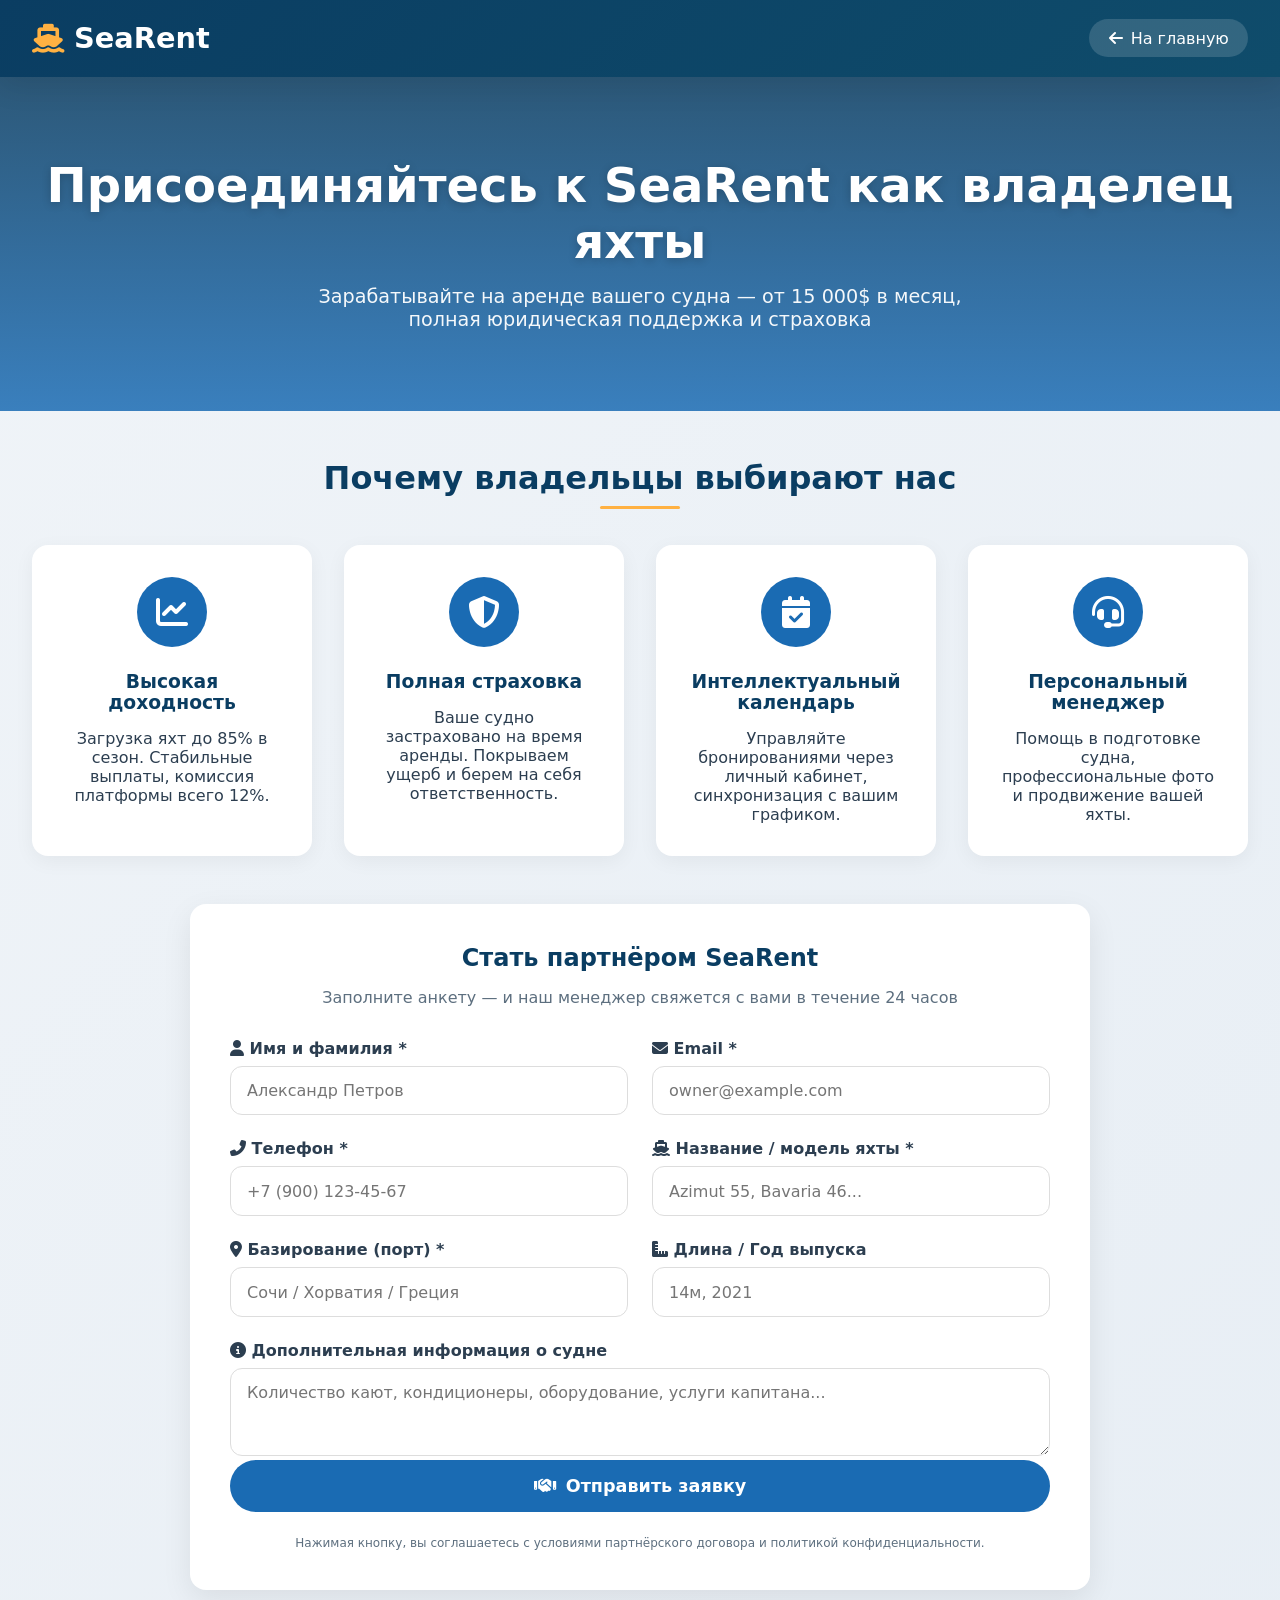
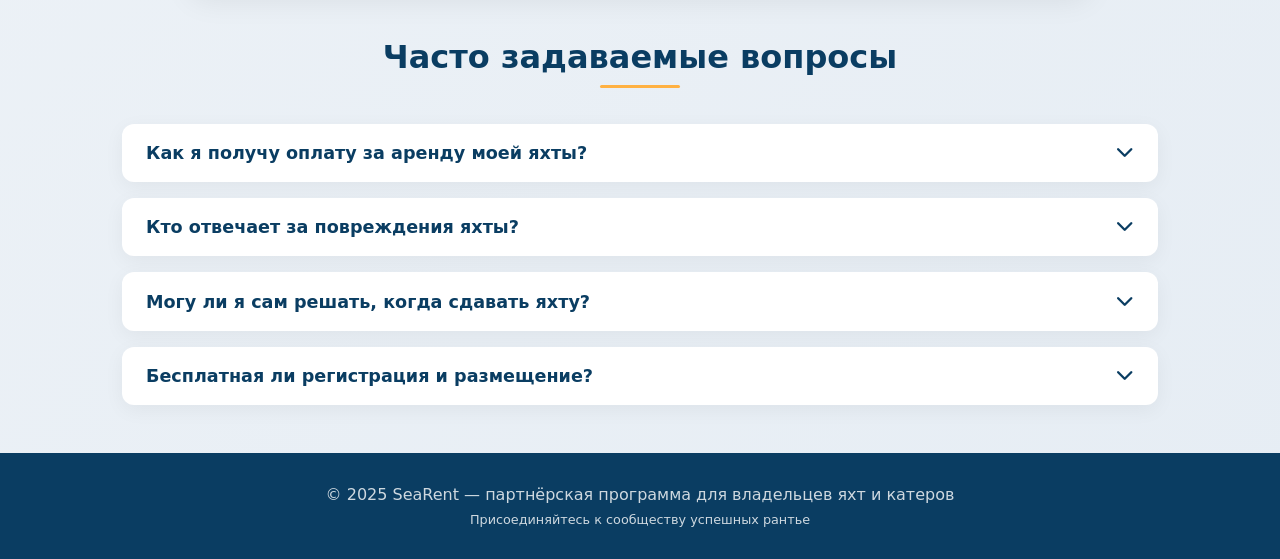
<file: index2.html>
<!DOCTYPE html>
<html lang="ru">
<head>
    <meta charset="UTF-8">
    <meta name="viewport" content="width=device-width, initial-scale=1.0">
    <title>SeaRent — Стать партнёром | Аренда яхт и катеров</title>
    <link rel="stylesheet" href="https://cdnjs.cloudflare.com/ajax/libs/font-awesome/6.4.0/css/all.min.css">
    <style>
        * {
            margin: 0;
            padding: 0;
            box-sizing: border-box;
            font-family: 'Segoe UI', 'Poppins', system-ui, -apple-system, sans-serif;
        }

        :root {
            --primary: #1a6bb3;
            --primary-dark: #0e4b7f;
            --secondary: #0a3d62;
            --accent: #ffb142;
            --light: #f8f9fa;
            --dark: #2c3e50;
            --gray: #5d6f7f;
            --gray-light: #eef2f5;
            --success: #2ecc71;
            --error: #e74c3c;
            --shadow-sm: 0 5px 20px rgba(0,0,0,0.05);
            --shadow-md: 0 10px 30px rgba(0,0,0,0.08);
            --shadow-lg: 0 20px 40px rgba(0,0,0,0.12);
            --radius: 16px;
            --radius-md: 12px;
        }

        body {
            background: linear-gradient(135deg, #f0f4f8 0%, #e6edf4 100%);
            color: var(--dark);
        }

        /* Header */
        .partner-header {
            background: linear-gradient(135deg, var(--secondary) 0%, #0f4c6b 100%);
            color: white;
            padding: 1.2rem 2rem;
            box-shadow: var(--shadow-md);
            position: sticky;
            top: 0;
            z-index: 100;
        }

        .header-container {
            max-width: 1400px;
            margin: 0 auto;
            display: flex;
            justify-content: space-between;
            align-items: center;
            flex-wrap: wrap;
            gap: 1rem;
        }

        .logo {
            font-size: 1.8rem;
            font-weight: 700;
            display: flex;
            align-items: center;
            gap: 10px;
            cursor: pointer;
            transition: opacity 0.2s;
        }

        .logo i {
            color: var(--accent);
        }

        .back-home {
            background: rgba(255,255,255,0.15);
            padding: 0.6rem 1.2rem;
            border-radius: 40px;
            text-decoration: none;
            color: white;
            font-weight: 500;
            display: flex;
            align-items: center;
            gap: 8px;
            transition: all 0.2s;
        }

        .back-home:hover {
            background: var(--accent);
            color: var(--secondary);
            transform: translateY(-2px);
        }

        /* Hero partner */
        .partner-hero {
            background: linear-gradient(rgba(10, 61, 98, 0.85), rgba(26, 107, 179, 0.85)), url('https://images.unsplash.com/photo-1569267760528-33405d6c9751?w=1600&auto=format');
            background-size: cover;
            background-position: center 40%;
            padding: 5rem 2rem;
            text-align: center;
            margin-bottom: 2rem;
        }

        .partner-hero h1 {
            font-size: 3rem;
            margin-bottom: 1rem;
            color: white;
            text-shadow: 0 2px 10px rgba(0,0,0,0.2);
        }

        .partner-hero p {
            font-size: 1.2rem;
            max-width: 700px;
            margin: 0 auto;
            color: rgba(255,255,255,0.95);
        }

        /* преимущества партнера */
        .benefits-section {
            max-width: 1300px;
            margin: 3rem auto;
            padding: 0 2rem;
        }

        .section-title {
            text-align: center;
            margin-bottom: 3rem;
        }

        .section-title h2 {
            font-size: 2rem;
            color: var(--secondary);
            position: relative;
            display: inline-block;
        }

        .section-title h2:after {
            content: '';
            position: absolute;
            bottom: -12px;
            left: 50%;
            transform: translateX(-50%);
            width: 80px;
            height: 3px;
            background: var(--accent);
            border-radius: 4px;
        }

        .benefits-grid {
            display: grid;
            grid-template-columns: repeat(auto-fit, minmax(280px, 1fr));
            gap: 2rem;
        }

        .benefit-card {
            background: white;
            padding: 2rem;
            border-radius: var(--radius);
            text-align: center;
            box-shadow: var(--shadow-sm);
            transition: transform 0.2s, box-shadow 0.2s;
        }

        .benefit-card:hover {
            transform: translateY(-6px);
            box-shadow: var(--shadow-lg);
        }

        .benefit-icon {
            background: var(--primary);
            width: 70px;
            height: 70px;
            border-radius: 50%;
            display: flex;
            align-items: center;
            justify-content: center;
            margin: 0 auto 1.5rem;
            font-size: 2rem;
            color: white;
        }

        .benefit-card h3 {
            margin-bottom: 1rem;
            color: var(--secondary);
        }

        /* форма регистрации */
        .partner-form-section {
            background: white;
            max-width: 900px;
            margin: 3rem auto;
            padding: 2.5rem;
            border-radius: var(--radius);
            box-shadow: var(--shadow-md);
        }

        .partner-form-section h2 {
            text-align: center;
            margin-bottom: 1rem;
            color: var(--secondary);
        }

        .form-subtitle {
            text-align: center;
            color: var(--gray);
            margin-bottom: 2rem;
        }

        .form-row {
            display: flex;
            flex-wrap: wrap;
            gap: 1.5rem;
            margin-bottom: 1.5rem;
        }

        .form-group {
            flex: 1;
            min-width: 200px;
        }

        .form-group label {
            display: block;
            font-weight: 600;
            margin-bottom: 0.5rem;
            color: var(--dark);
        }

        .form-control {
            width: 100%;
            padding: 0.9rem 1rem;
            border: 1px solid #ddd;
            border-radius: 12px;
            font-size: 1rem;
            transition: 0.2s;
        }

        .form-control:focus {
            outline: none;
            border-color: var(--primary);
            box-shadow: 0 0 0 3px rgba(26,107,179,0.1);
        }

        textarea.form-control {
            resize: vertical;
        }

        .submit-partner-btn {
            background: var(--primary);
            color: white;
            border: none;
            padding: 1rem 2rem;
            font-size: 1.1rem;
            font-weight: 700;
            border-radius: 50px;
            cursor: pointer;
            width: 100%;
            transition: all 0.2s;
            display: flex;
            align-items: center;
            justify-content: center;
            gap: 10px;
        }

        .submit-partner-btn:hover {
            background: var(--secondary);
            transform: translateY(-2px);
            box-shadow: var(--shadow-md);
        }

        /* faq */
        .faq-section {
            max-width: 1100px;
            margin: 3rem auto;
            padding: 0 2rem;
        }

        .faq-grid {
            display: flex;
            flex-direction: column;
            gap: 1rem;
            margin-top: 2rem;
        }

        .faq-item {
            background: white;
            border-radius: var(--radius-md);
            padding: 1.2rem 1.5rem;
            box-shadow: var(--shadow-sm);
            cursor: pointer;
            transition: 0.2s;
        }

        .faq-question {
            display: flex;
            justify-content: space-between;
            font-weight: 700;
            font-size: 1.1rem;
            color: var(--secondary);
        }

        .faq-answer {
            max-height: 0;
            overflow: hidden;
            transition: max-height 0.3s ease;
            color: var(--gray);
            padding-top: 0;
        }

        .faq-item.active .faq-answer {
            max-height: 200px;
            padding-top: 1rem;
        }

        .faq-item i {
            transition: transform 0.2s;
        }

        .faq-item.active i {
            transform: rotate(180deg);
        }

        footer {
            background: var(--secondary);
            color: rgba(255,255,255,0.8);
            text-align: center;
            padding: 2rem;
            margin-top: 3rem;
        }

        .toast-msg {
            position: fixed;
            bottom: 30px;
            left: 50%;
            transform: translateX(-50%);
            background: var(--success);
            color: white;
            padding: 0.8rem 1.8rem;
            border-radius: 60px;
            font-weight: 500;
            z-index: 3000;
            box-shadow: var(--shadow-md);
            display: none;
            align-items: center;
            gap: 8px;
        }

        @media (max-width: 768px) {
            .partner-hero h1 { font-size: 2rem; }
            .partner-form-section { margin: 2rem 1rem; padding: 1.5rem; }
            .form-row { flex-direction: column; gap: 1rem; }
        }
    </style>
</head>
<body>

<div class="partner-header">
    <div class="header-container">
        <div class="logo" onclick="window.location.href='index.html'">
            <i class="fas fa-ship"></i> <span>SeaRent</span>
        </div>
        <a href="index.html" class="back-home"><i class="fas fa-arrow-left"></i> На главную</a>
    </div>
</div>

<div class="partner-hero">
    <h1>Присоединяйтесь к SeaRent как владелец яхты</h1>
    <p>Зарабатывайте на аренде вашего судна — от 15 000$ в месяц, полная юридическая поддержка и страховка</p>
</div>

<section class="benefits-section">
    <div class="section-title">
        <h2>Почему владельцы выбирают нас</h2>
    </div>
    <div class="benefits-grid">
        <div class="benefit-card">
            <div class="benefit-icon"><i class="fas fa-chart-line"></i></div>
            <h3>Высокая доходность</h3>
            <p>Загрузка яхт до 85% в сезон. Стабильные выплаты, комиссия платформы всего 12%.</p>
        </div>
        <div class="benefit-card">
            <div class="benefit-icon"><i class="fas fa-shield-alt"></i></div>
            <h3>Полная страховка</h3>
            <p>Ваше судно застраховано на время аренды. Покрываем ущерб и берем на себя ответственность.</p>
        </div>
        <div class="benefit-card">
            <div class="benefit-icon"><i class="fas fa-calendar-check"></i></div>
            <h3>Интеллектуальный календарь</h3>
            <p>Управляйте бронированиями через личный кабинет, синхронизация с вашим графиком.</p>
        </div>
        <div class="benefit-card">
            <div class="benefit-icon"><i class="fas fa-headset"></i></div>
            <h3>Персональный менеджер</h3>
            <p>Помощь в подготовке судна, профессиональные фото и продвижение вашей яхты.</p>
        </div>
    </div>
</section>

<div class="partner-form-section">
    <h2>Стать партнёром SeaRent</h2>
    <div class="form-subtitle">Заполните анкету — и наш менеджер свяжется с вами в течение 24 часов</div>
    
    <form id="partnerForm">
        <div class="form-row">
            <div class="form-group">
                <label><i class="fas fa-user"></i> Имя и фамилия *</label>
                <input type="text" id="ownerName" class="form-control" placeholder="Александр Петров" required>
            </div>
            <div class="form-group">
                <label><i class="fas fa-envelope"></i> Email *</label>
                <input type="email" id="ownerEmail" class="form-control" placeholder="owner@example.com" required>
            </div>
        </div>
        <div class="form-row">
            <div class="form-group">
                <label><i class="fas fa-phone-alt"></i> Телефон *</label>
                <input type="tel" id="ownerPhone" class="form-control" placeholder="+7 (900) 123-45-67" required>
            </div>
            <div class="form-group">
                <label><i class="fas fa-ship"></i> Название / модель яхты *</label>
                <input type="text" id="yachtModel" class="form-control" placeholder="Azimut 55, Bavaria 46..." required>
            </div>
        </div>
        <div class="form-row">
            <div class="form-group">
                <label><i class="fas fa-map-marker-alt"></i> Базирование (порт) *</label>
                <input type="text" id="baseLocation" class="form-control" placeholder="Сочи / Хорватия / Греция" required>
            </div>
            <div class="form-group">
                <label><i class="fas fa-ruler-combined"></i> Длина / Год выпуска</label>
                <input type="text" id="specs" class="form-control" placeholder="14м, 2021">
            </div>
        </div>
        <div class="form-group">
            <label><i class="fas fa-info-circle"></i> Дополнительная информация о судне</label>
            <textarea id="yachtInfo" rows="3" class="form-control" placeholder="Количество кают, кондиционеры, оборудование, услуги капитана..."></textarea>
        </div>
        <button type="submit" class="submit-partner-btn"><i class="fas fa-handshake"></i> Отправить заявку</button>
        <p style="font-size: 12px; text-align: center; margin-top: 1.5rem; color: var(--gray);">Нажимая кнопку, вы соглашаетесь с условиями партнёрского договора и политикой конфиденциальности.</p>
    </form>
</div>

<section class="faq-section">
    <div class="section-title">
        <h2>Часто задаваемые вопросы</h2>
    </div>
    <div class="faq-grid">
        <div class="faq-item">
            <div class="faq-question">
                <span>Как я получу оплату за аренду моей яхты?</span>
                <i class="fas fa-chevron-down"></i>
            </div>
            <div class="faq-answer">Мы переводим средства на ваш банковский счёт или карту дважды в месяц после завершения каждой аренды. Все платежи защищены.</div>
        </div>
        <div class="faq-item">
            <div class="faq-question">
                <span>Кто отвечает за повреждения яхты?</span>
                <i class="fas fa-chevron-down"></i>
            </div>
            <div class="faq-answer">Каждая аренда включает полное каско и страховку ответственности арендатора. Мы покрываем 100% ущерба при соблюдении правил.</div>
        </div>
        <div class="faq-item">
            <div class="faq-question">
                <span>Могу ли я сам решать, когда сдавать яхту?</span>
                <i class="fas fa-chevron-down"></i>
            </div>
            <div class="faq-answer">Да, вы управляете календарём в личном кабинете: блокируйте личные выходы и устанавливайте собственный график доступности.</div>
        </div>
        <div class="faq-item">
            <div class="faq-question">
                <span>Бесплатная ли регистрация и размещение?</span>
                <i class="fas fa-chevron-down"></i>
            </div>
            <div class="faq-answer">Абсолютно бесплатно. Комиссия взимается только с успешных бронирований — прозрачно и честно.</div>
        </div>
    </div>
</section>

<footer>
    <p>© 2025 SeaRent — партнёрская программа для владельцев яхт и катеров</p>
    <p style="font-size:0.8rem; margin-top:8px;">Присоединяйтесь к сообществу успешных рантье</p>
</footer>

<div id="toastMessage" class="toast-msg"><i class="fas fa-check-circle"></i> <span id="toastText"></span></div>

<script>
    // FAQ аккордеон
    const faqItems = document.querySelectorAll('.faq-item');
    faqItems.forEach(item => {
        item.addEventListener('click', () => {
            item.classList.toggle('active');
        });
    });

    // обработка формы партнера
    const partnerForm = document.getElementById('partnerForm');
    const toast = document.getElementById('toastMessage');
    const toastText = document.getElementById('toastText');

    function showToast(message, isError = false) {
        toastText.innerText = message;
        toast.style.display = 'flex';
        if (isError) {
            toast.style.background = '#e74c3c';
        } else {
            toast.style.background = '#2ecc71';
        }
        setTimeout(() => {
            toast.style.display = 'none';
            toast.style.background = '#2ecc71';
        }, 3500);
    }

    partnerForm.addEventListener('submit', (e) => {
        e.preventDefault();
        
        const name = document.getElementById('ownerName').value.trim();
        const email = document.getElementById('ownerEmail').value.trim();
        const phone = document.getElementById('ownerPhone').value.trim();
        const yachtModel = document.getElementById('yachtModel').value.trim();
        const location = document.getElementById('baseLocation').value.trim();
        
        if (!name || !email || !phone || !yachtModel || !location) {
            showToast("Пожалуйста, заполните все обязательные поля (*)", true);
            return;
        }
        
        if (!email.includes('@') || !email.includes('.')) {
            showToast("Введите корректный email", true);
            return;
        }
        
        // имитация отправки данных на сервер
        console.log({ name, email, phone, yachtModel, location });
        
        showToast(`✅ Спасибо, ${name}! Ваша заявка принята. Менеджер свяжется в ближайшее время.`);
        partnerForm.reset();
        
        // опционально: сохранить в localStorage для демо
        localStorage.setItem('partnerRequest', JSON.stringify({ name, email, phone, yachtModel, location, date: new Date() }));
    });
</script>
</body>
</html>
</file>
